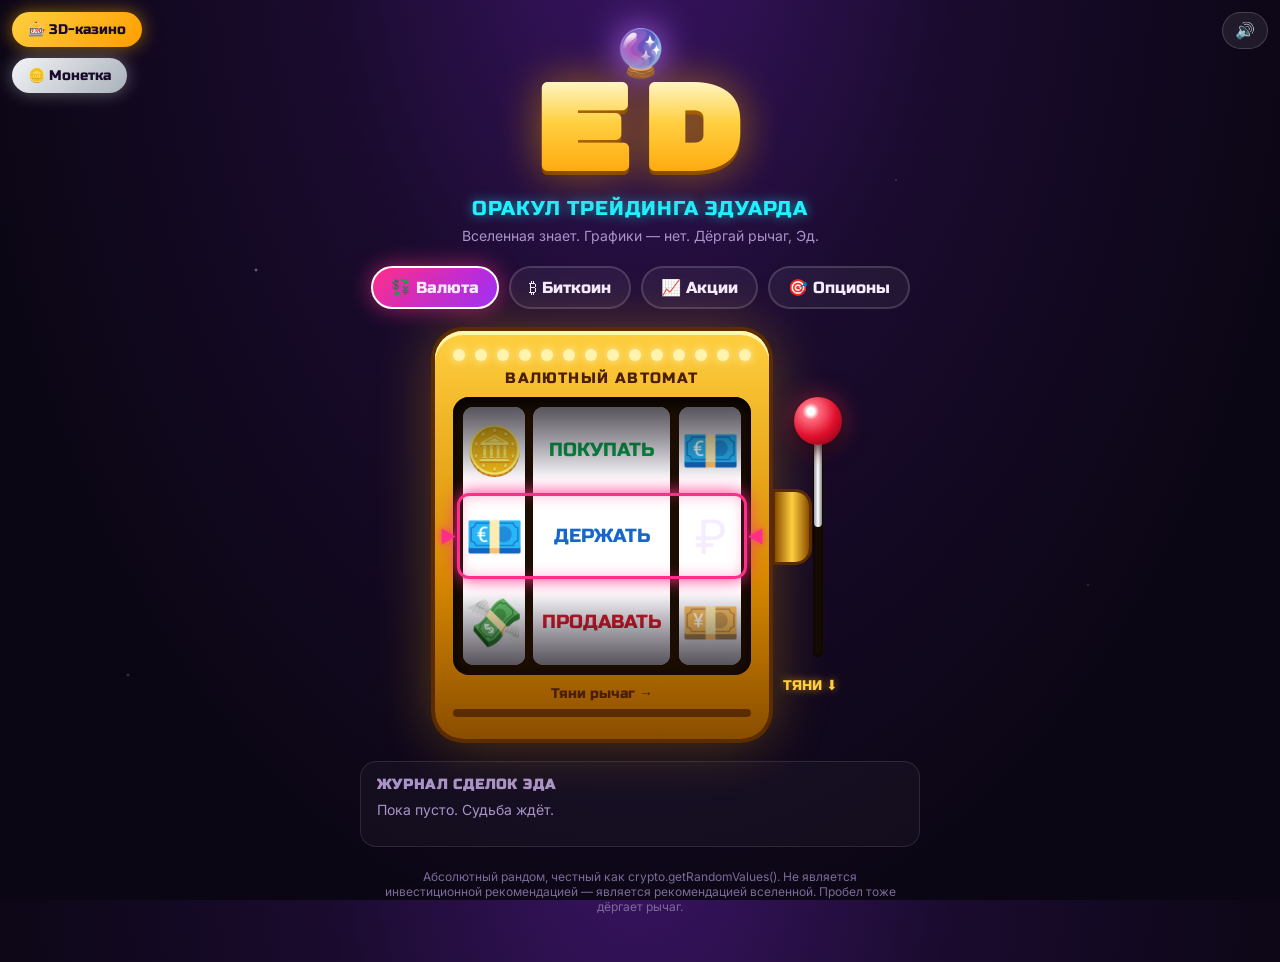
<file: index.html>
<!doctype html>
<html lang="ru">
<head>
<meta charset="utf-8">
<meta name="viewport" content="width=device-width,initial-scale=1">
<title>ED — Оракул трейдинга</title>
<link rel="preconnect" href="https://fonts.googleapis.com">
<link href="https://fonts.googleapis.com/css2?family=Russo+One&family=Rubik+Mono+One&family=Inter:wght@400;600;800&display=swap" rel="stylesheet">
<style>
:root{
  --bg:#0b0614; --bg2:#1a0b2e; --gold:#ffcf3f; --gold2:#ff9d00; --pink:#ff2e88; --cyan:#21f0ff;
  --buy:#2bff88; --sell:#ff3b4f; --hold:#4aa8ff; --text:#f6ecff; --muted:#a993c9;
}
*{box-sizing:border-box;margin:0;padding:0}
html,body{height:100%}
body{
  background:radial-gradient(ellipse at 50% -10%, #3b1466 0%, var(--bg2) 35%, var(--bg) 75%);
  color:var(--text); font-family:Inter,system-ui,sans-serif; overflow-x:hidden; min-height:100vh;
  display:flex; flex-direction:column; align-items:center;
}
body.shake{animation:shake .5s linear 3}
@keyframes shake{0%,100%{transform:translate(0)}20%{transform:translate(-8px,4px)}40%{transform:translate(7px,-5px)}60%{transform:translate(-6px,-3px)}80%{transform:translate(5px,6px)}}
.stars{position:fixed;inset:0;pointer-events:none;z-index:0;
  background-image:radial-gradient(2px 2px at 20% 30%,#fff8,transparent),radial-gradient(1px 1px at 70% 20%,#fff6,transparent),
  radial-gradient(1.5px 1.5px at 40% 80%,#fff5,transparent),radial-gradient(1px 1px at 85% 65%,#fff7,transparent),
  radial-gradient(2px 2px at 10% 75%,#fff4,transparent),radial-gradient(1px 1px at 55% 45%,#fff6,transparent);
  animation:twinkle 4s ease-in-out infinite alternate}
@keyframes twinkle{to{opacity:.4}}
main{position:relative;z-index:1;width:100%;max-width:980px;padding:24px 16px 48px;display:flex;flex-direction:column;align-items:center;gap:22px}

header{text-align:center}
.crystal{font-size:46px;filter:drop-shadow(0 0 18px #b46bff);animation:float 3s ease-in-out infinite}
@keyframes float{50%{transform:translateY(-8px)}}
h1{font-family:'Rubik Mono One',sans-serif;font-size:clamp(56px,13vw,120px);line-height:.9;letter-spacing:.06em;
  background:linear-gradient(180deg,#fff6c9 0%,var(--gold) 40%,var(--gold2) 100%);-webkit-background-clip:text;background-clip:text;color:transparent;
  filter:drop-shadow(0 0 22px #ffb30066) drop-shadow(0 4px 0 #7a3b00)}
.sub{font-family:'Russo One',sans-serif;color:var(--cyan);text-shadow:0 0 12px #21f0ff99;font-size:clamp(14px,3.4vw,20px);margin-top:8px;letter-spacing:.04em}
.tag{color:var(--muted);font-size:14px;margin-top:6px}

.markets{display:flex;flex-wrap:wrap;gap:10px;justify-content:center}
.mkt{font-family:'Russo One',sans-serif;font-size:16px;color:var(--text);background:#ffffff0d;border:2px solid #ffffff26;border-radius:999px;
  padding:10px 18px;cursor:pointer;transition:.2s;display:flex;align-items:center;gap:8px}
.mkt:hover{border-color:var(--pink);transform:translateY(-2px)}
.mkt.active{background:linear-gradient(135deg,var(--pink),#9b2bff);border-color:#fff;box-shadow:0 0 22px #ff2e8899}
.mkt:disabled{opacity:.5;cursor:not-allowed;transform:none}

.machine-wrap{display:flex;align-items:center;gap:6px}
.machine{position:relative;border-radius:28px;padding:18px 18px 22px;
  background:linear-gradient(180deg,#ffcf3f,#d98a00 60%,#8a4d00);box-shadow:0 0 0 4px #5a2c00,0 0 60px #ffb30055,inset 0 4px 0 #fff6b0}
.marquee{display:flex;justify-content:center;gap:10px;margin-bottom:12px}
.bulb{width:12px;height:12px;border-radius:50%;background:#fff3b0;box-shadow:0 0 10px #fff3b0}
.bulb:nth-child(odd){animation:blink .8s infinite}
.bulb:nth-child(even){animation:blink .8s .4s infinite}
.spinning .bulb{animation-duration:.15s}
@keyframes blink{50%{background:#ff2e88;box-shadow:0 0 10px #ff2e88}}
.mname{font-family:'Russo One',sans-serif;text-align:center;color:#4a1f00;font-size:15px;margin:-4px 0 10px;letter-spacing:.08em;text-transform:uppercase}
.window{position:relative;display:grid;grid-template-columns:1fr 2.2fr 1fr;gap:8px;background:#1b0d02;padding:10px;border-radius:16px;box-shadow:inset 0 6px 18px #000}
.reel{position:relative;height:var(--h3);overflow:hidden;border-radius:10px;container-type:inline-size;
  background:linear-gradient(180deg,#d9d2e6 0%,#fff 30%,#fff 70%,#d9d2e6 100%)}
.reel::after{content:"";position:absolute;inset:0;pointer-events:none;
  background:linear-gradient(180deg,#0009 0%,transparent 28%,transparent 72%,#0009 100%)}
.strip{position:absolute;left:0;right:0;top:0;will-change:transform}
.cell{height:var(--h);display:flex;align-items:center;justify-content:center;font-size:calc(var(--h)*.55);user-select:none}
.cell.word{font-family:'Russo One',sans-serif;font-size:min(calc(var(--h)*.33),13.5cqw);letter-spacing:0;white-space:nowrap}
.w-buy{color:#0a9c4c}.w-sell{color:#d31a2e}.w-hold{color:#1667c9}
.blur .strip{filter:blur(1.5px)}
.payline{position:absolute;left:4px;right:4px;top:50%;height:var(--h);transform:translateY(-50%);border:3px solid var(--pink);border-radius:12px;
  pointer-events:none;box-shadow:0 0 18px var(--pink),inset 0 0 14px #ff2e8855}
.payline::before,.payline::after{content:"▶";position:absolute;top:50%;transform:translateY(-50%);color:var(--pink);font-size:18px;text-shadow:0 0 8px var(--pink)}
.payline::before{left:-20px}.payline::after{right:-20px;transform:translateY(-50%) scaleX(-1)}
:root{--h:86px;--h3:258px}
@media (max-width:560px){:root{--h:64px;--h3:192px}.machine{padding:12px 10px 16px}.machine-wrap{width:100%}.machine{flex:1;min-width:0}.window{gap:5px;padding:7px}.lever{width:54px;height:240px}.mkt{font-size:14px;padding:9px 14px}.payline::before{left:-15px;font-size:13px}.payline::after{right:-15px;font-size:13px}}

.timer{font-family:'Russo One',sans-serif;text-align:center;color:#4a1f00;margin-top:10px;font-size:14px;min-height:18px}
.bar{height:8px;background:#5a2c00;border-radius:4px;overflow:hidden;margin-top:6px}
.bar i{display:block;height:100%;width:0;background:linear-gradient(90deg,var(--pink),var(--cyan))}

/* lever */
.lever{position:relative;width:70px;height:300px;touch-action:none;cursor:grab;user-select:none}
.lever.disabled{cursor:not-allowed;opacity:.7}
.lever .mount{position:absolute;left:0;top:50%;width:34px;height:70px;transform:translateY(-50%);border-radius:0 14px 14px 0;
  background:linear-gradient(90deg,#8a4d00,#ffcf3f 50%,#8a4d00);box-shadow:0 0 0 3px #5a2c00}
.lever .slot{position:absolute;left:38px;top:20px;bottom:20px;width:10px;border-radius:6px;background:#1b0d02;box-shadow:inset 0 2px 6px #000}
.lever .rod{position:absolute;left:39px;width:8px;background:linear-gradient(90deg,#999,#fff,#888);border-radius:4px}
.lever .knob{position:absolute;left:19px;width:48px;height:48px;border-radius:50%;
  background:radial-gradient(circle at 35% 30%,#fff 0 8%,#ff6b7f 18%,#e0102c 55%,#6b0010 100%);box-shadow:0 6px 16px #000a,0 0 24px #ff3b4f88}
.hint{font-family:'Russo One',sans-serif;color:var(--gold);text-align:center;font-size:14px;text-shadow:0 0 8px #ffb300aa;animation:pulse 1.4s infinite}
@keyframes pulse{50%{opacity:.4}}

.log{width:100%;max-width:560px;background:#ffffff08;border:1px solid #ffffff1a;border-radius:16px;padding:14px 16px}
.log h3{font-family:'Russo One',sans-serif;font-size:14px;color:var(--muted);letter-spacing:.08em;margin-bottom:8px}
.log ul{list-style:none;display:flex;flex-direction:column;gap:6px;font-size:14px}
.log li{display:flex;justify-content:space-between;gap:10px;border-bottom:1px dashed #ffffff14;padding-bottom:6px}
.log li:last-child{border:0}
.log .empty{color:var(--muted)}
.stats{display:flex;gap:14px;font-size:13px;color:var(--muted);margin-top:8px;flex-wrap:wrap}
footer{color:#7d6a99;font-size:12px;text-align:center;max-width:520px}

/* verdict overlay */
.overlay{position:fixed;inset:0;z-index:20;display:flex;align-items:center;justify-content:center;flex-direction:column;gap:18px;padding:16px;
  background:#000c;opacity:0;pointer-events:none;transition:opacity .3s;text-align:center}
.overlay.show{opacity:1;pointer-events:auto}
.verdict{font-family:'Rubik Mono One',sans-serif;font-size:clamp(26px,7.4vw,84px);max-width:100%;overflow-wrap:anywhere;line-height:1.05;transform:scale(.2) rotate(-12deg);opacity:0}
.overlay.show .verdict{animation:slam .7s cubic-bezier(.2,1.6,.4,1) forwards}
@keyframes slam{to{transform:scale(1) rotate(-3deg);opacity:1}}
.overlay.buy .verdict{color:var(--buy);text-shadow:0 0 30px var(--buy),0 6px 0 #064}
.overlay.sell .verdict{color:var(--sell);text-shadow:0 0 30px var(--sell),0 6px 0 #600}
.overlay.hold .verdict{color:var(--hold);text-shadow:0 0 30px var(--hold),0 6px 0 #034}
.overlay.sell{animation:redflash .25s steps(2) 6}
@keyframes redflash{50%{background:#5a000dcc}}
.overlay.buy{background:radial-gradient(circle,#0a3a20cc,#000d)}
.overlay.hold{background:radial-gradient(circle,#0a2240cc,#000d)}
.prophecy{font-size:clamp(15px,3.5vw,20px);color:#fff;max-width:620px;opacity:0;transition:opacity .4s .5s}
.overlay.show .prophecy{opacity:.92}
.again{font-family:'Russo One',sans-serif;font-size:18px;padding:12px 26px;border-radius:999px;border:0;cursor:pointer;
  background:linear-gradient(135deg,var(--gold),var(--gold2));color:#3a1800;box-shadow:0 0 22px #ffb30088;opacity:0;transition:opacity .4s .9s}
.overlay.show .again{opacity:1}
canvas#fx{position:fixed;inset:0;z-index:30;pointer-events:none}
.sound{position:fixed;top:12px;right:12px;z-index:40;background:#ffffff14;border:1px solid #ffffff2a;color:var(--text);border-radius:999px;padding:8px 12px;cursor:pointer;font-size:16px}
</style>
</head>
<body>
<div class="stars"></div>
<button class="sound" id="sound" title="Звук">🔊</button>
<a href="3d/" style="position:fixed;top:12px;left:12px;z-index:40;font-family:'Russo One',sans-serif;font-size:14px;color:#1a0b2e;background:linear-gradient(135deg,#ffcf3f,#ff9d00);padding:9px 16px;border-radius:999px;text-decoration:none;box-shadow:0 0 18px #ffb30088">🎰 3D-казино</a>
<a href="coin/" style="position:fixed;top:58px;left:12px;z-index:40;font-family:'Russo One',sans-serif;font-size:14px;color:#1a0b2e;background:linear-gradient(135deg,#f2f4f7,#aab1ba);padding:9px 16px;border-radius:999px;text-decoration:none;box-shadow:0 0 18px #ffffff55">🪙 Монетка</a>
<main>
  <header>
    <div class="crystal">🔮</div>
    <h1>ED</h1>
    <div class="sub">ОРАКУЛ ТРЕЙДИНГА ЭДУАРДА</div>
    <div class="tag">Вселенная знает. Графики — нет. Дёргай рычаг, Эд.</div>
  </header>

  <div class="markets" id="markets">
    <button class="mkt active" data-m="fx">💱 Валюта</button>
    <button class="mkt" data-m="btc">₿ Биткоин</button>
    <button class="mkt" data-m="stocks">📈 Акции</button>
    <button class="mkt" data-m="options">🎯 Опционы</button>
  </div>

  <div class="machine-wrap">
    <div class="machine" id="machine">
      <div class="marquee" id="marquee"></div>
      <div class="mname" id="mname">Валютный автомат</div>
      <div class="window">
        <div class="reel" id="r0"><div class="strip"></div></div>
        <div class="reel" id="r1"><div class="strip"></div></div>
        <div class="reel" id="r2"><div class="strip"></div></div>
        <div class="payline"></div>
      </div>
      <div class="timer" id="timer">Тяни рычаг →</div>
      <div class="bar"><i id="bar"></i></div>
    </div>
    <div>
      <div class="lever" id="lever">
        <div class="mount"></div><div class="slot"></div>
        <div class="rod" id="rod"></div><div class="knob" id="knob"></div>
      </div>
      <div class="hint" id="hint">ТЯНИ ⬇</div>
    </div>
  </div>

  <section class="log">
    <h3>ЖУРНАЛ СДЕЛОК ЭДА</h3>
    <ul id="log"><li class="empty">Пока пусто. Судьба ждёт.</li></ul>
    <div class="stats" id="stats"></div>
  </section>

  <footer>Абсолютный рандом, честный как crypto.getRandomValues(). Не является инвестиционной рекомендацией — является рекомендацией вселенной. Пробел тоже дёргает рычаг.</footer>
</main>

<div class="overlay" id="overlay">
  <div class="verdict" id="verdict"></div>
  <div class="prophecy" id="prophecy"></div>
  <button class="again" id="again">Ещё разок 🎰</button>
</div>
<canvas id="fx"></canvas>

<script>
const MARKETS = {
  fx:      {name:'Валютный автомат',  sym:['💵','💶','💴','💷','₽','🏦','💸','🪙'], fx:['💵','💶','💸']},
  btc:     {name:'Крипто-автомат',    sym:['₿','🚀','🌕','🐳','💎','🧻','⛏️','🦍'], fx:['₿','🚀','🌕']},
  stocks:  {name:'Биржевой автомат',  sym:['🐂','🐻','📈','📉','🏛️','🍏','🚗','💼'], fx:['📈','🐂','💰']},
  options: {name:'Опционный автомат', sym:['Δ','Γ','Θ','ν','📞','🎯','⏳','🎲'], fx:['🎯','📞','🎲']},
};
const DECISIONS = {
  buy:  {word:'ПОКУПАТЬ', cls:'w-buy',  emoji:['🚀','💰','🤑','📈','🟢'],
    verdicts:['ЭД, ПОКУПАЙ!','ЭД, ЗАХОДИ!','ЭД, БЕРИ НА ВСЕ!','ЭД, ЖМИ BUY!'],
    prophecy:['Звёзды выстроились в зелёную свечу. Это знак.','Рынок шепчет твоё имя, Эдуард. Он хочет, чтобы ты зашёл.','Луна в фазе «to the moon». Не спорь с луной.','Хрустальный шар показал ракету. И, кажется, ламбу.']},
  sell: {word:'ПРОДАВАТЬ', cls:'w-sell', emoji:['🔥','📉','🚨','🩸','🔴'],
    verdicts:['ЭД, СРОЧНО ПРОДАВАЙ!','ЭД, СЛИВАЙ ВСЁ!','ЭД, БЕГИ!','ЭД, ЖМИ SELL!'],
    prophecy:['Карты Таро выпали медведем. Три раза подряд.','Меркурий ретроградный, а график — тем более.','Духи предков настоятельно советуют выйти в кэш.','Шар треснул. Это плохой знак для лонгов.']},
  hold: {word:'ДЕРЖАТЬ', cls:'w-hold', emoji:['💎','🙌','🧘','🗿','🔵'],
    verdicts:['ЭД, ДЕРЖИ!','ЭД, НИ ШАГУ НАЗАД!','ЭД, АЛМАЗНЫЕ РУКИ!','ЭД, ТЕРПИ!'],
    prophecy:['Вселенная говорит: ничего не трогай. Вообще ничего.','Истинный трейдер — это скала. Будь скалой, Эд.','Терпение — тоже позиция. Самая дзенская.','Гадалка зевнула и сказала: «Подожди». Это всё.']},
};
const KEYS = Object.keys(DECISIONS);
const SPIN_MS = 5000;
const STOPS = [2700, 3800, SPIN_MS]; // reels stop one by one, the center one last

const rnd = n => { const a = new Uint32Array(1); crypto.getRandomValues(a); return a[0] % n; };
const pick = arr => arr[rnd(arr.length)];

let market = 'fx', spinning = false, soundOn = true, history = [];
try { history = JSON.parse(localStorage.getItem('ed-history') || '[]'); soundOn = localStorage.getItem('ed-sound') !== '0'; } catch(e) {}

const $ = id => document.getElementById(id);
const reels = [0,1,2].map(i => $('r'+i));
const cellH = () => parseFloat(getComputedStyle(document.documentElement).getPropertyValue('--h'));

// marquee bulbs
for (let i=0;i<14;i++) $('marquee').appendChild(Object.assign(document.createElement('span'),{className:'bulb'}));

function cellHTML(item){
  if (typeof item === 'object') return `<div class="cell word ${item.cls}">${item.word}</div>`;
  return `<div class="cell">${item}</div>`;
}
function centerItem(){ const k = pick(KEYS); return Math.random()<.6 ? {key:k,...DECISIONS[k]} : pick(MARKETS[market].sym); }
function build(reelIdx, length, finalItem){
  const items = [];
  for (let i=0;i<length;i++) items.push(reelIdx===1 ? centerItem() : pick(MARKETS[market].sym));
  if (finalItem !== undefined) items[length-2] = finalItem; // land in middle of 3 visible rows
  return items;
}
function renderIdle(){
  reels.forEach((r,i) => {
    const strip = r.querySelector('.strip');
    let items = build(i,3);
    if (i===1) items = [{...DECISIONS.buy},{...DECISIONS.hold},{...DECISIONS.sell}];
    strip.innerHTML = items.map(cellHTML).join('');
    strip.style.transform = 'translateY(0)';
  });
}

// ---------- sound ----------
let ac;
function tone(f, d=.06, type='square', vol=.05){
  if (!soundOn) return;
  ac = ac || new (window.AudioContext||window.webkitAudioContext)();
  const o = ac.createOscillator(), g = ac.createGain();
  o.type = type; o.frequency.value = f; g.gain.value = vol;
  g.gain.exponentialRampToValueAtTime(.0001, ac.currentTime + d);
  o.connect(g).connect(ac.destination); o.start(); o.stop(ac.currentTime + d);
}
function fanfare(kind){
  const seq = kind==='buy' ? [523,659,784,1047] : kind==='sell' ? [440,370,311,220] : [392,392,523,523];
  seq.forEach((f,i)=>setTimeout(()=>tone(f,.25,kind==='sell'?'sawtooth':'triangle',.08), i*140));
}
$('sound').textContent = soundOn ? '🔊' : '🔇';
$('sound').onclick = () => { soundOn = !soundOn; $('sound').textContent = soundOn?'🔊':'🔇'; try{localStorage.setItem('ed-sound', soundOn?'1':'0')}catch(e){} };

// ---------- spin ----------
function spin(){
  if (spinning) return;
  spinning = true;
  document.querySelectorAll('.mkt').forEach(b=>b.disabled=true);
  $('lever').classList.add('disabled'); $('hint').style.visibility='hidden';
  $('machine').classList.add('spinning');

  const resultKey = KEYS[rnd(3)];
  const result = {key:resultKey, ...DECISIONS[resultKey]};
  const h = cellH();
  const t0 = performance.now();

  const plans = reels.map((r,i) => {
    const len = 26 + i*10 + (i===1?14:0);
    const items = build(i, len, i===1 ? result : undefined);
    const strip = r.querySelector('.strip');
    strip.innerHTML = items.map(cellHTML).join('');
    r.classList.add('blur');
    return {strip, dist:(len-3)*h, dur:STOPS[i], done:false, lastCell:-1, reel:r};
  });

  const ease = t => 1 - Math.pow(1-t, 4);
  function frame(now){
    const el = now - t0;
    $('bar').style.width = Math.min(100, el/SPIN_MS*100)+'%';
    const left = Math.max(0, Math.ceil((SPIN_MS-el)/1000));
    $('timer').textContent = left>0 ? `Вселенная думает… ${left}` : 'Готово!';
    let all = true;
    plans.forEach((p,i) => {
      if (p.done) return;
      const t = Math.min(1, el/p.dur), y = ease(t)*p.dist;
      p.strip.style.transform = `translateY(${-y}px)`;
      const c = Math.floor(y/h);
      if (c !== p.lastCell){ p.lastCell = c; if (i===1) tone(220+rnd(200), .03, 'square', .025); }
      if (t>=1){ p.done = true; p.reel.classList.remove('blur'); tone(140,.12,'triangle',.12); }
      else all = false;
    });
    if (!all) requestAnimationFrame(frame); else setTimeout(()=>finish(result), 350);
  }
  requestAnimationFrame(frame);
}

function finish(result){
  const ov = $('overlay');
  ov.className = 'overlay ' + result.key;
  $('verdict').textContent = pick(result.verdicts) + ' ' + pick(result.emoji);
  $('prophecy').textContent = pick(result.prophecy);
  void ov.offsetWidth; ov.classList.add('show');
  fanfare(result.key);
  if (result.key==='sell'){ document.body.classList.remove('shake'); void document.body.offsetWidth; document.body.classList.add('shake'); }
  burst(result.key==='buy' ? [...result.emoji, ...MARKETS[market].fx] : result.emoji, result.key);

  history.unshift({m:market, k:result.key, t:Date.now()});
  history = history.slice(0,50);
  try{ localStorage.setItem('ed-history', JSON.stringify(history)); }catch(e){}
  renderLog();
}

function reset(){
  $('overlay').classList.remove('show');
  spinning = false;
  document.querySelectorAll('.mkt').forEach(b=>b.disabled=false);
  $('lever').classList.remove('disabled'); $('hint').style.visibility='visible';
  $('machine').classList.remove('spinning');
  $('timer').textContent = 'Тяни рычаг →'; $('bar').style.width = '0';
}
$('again').onclick = reset;
$('overlay').addEventListener('click', e => { if (e.target.id==='overlay') reset(); });

// ---------- log ----------
function renderLog(){
  const ul = $('log');
  if (!history.length){ ul.innerHTML = '<li class="empty">Пока пусто. Судьба ждёт.</li>'; $('stats').textContent=''; return; }
  const mLabel = {fx:'💱 Валюта',btc:'₿ Биткоин',stocks:'📈 Акции',options:'🎯 Опционы'};
  ul.innerHTML = history.slice(0,6).map(h => {
    const d = DECISIONS[h.k], time = new Date(h.t).toLocaleTimeString('ru-RU',{hour:'2-digit',minute:'2-digit'});
    return `<li><span>${time} · ${mLabel[h.m]}</span><b class="${d.cls}" style="filter:brightness(1.6)">${d.word}</b></li>`;
  }).join('');
  const c = {buy:0,sell:0,hold:0}; history.forEach(h=>c[h.k]++);
  $('stats').innerHTML = `Всего предсказаний: ${history.length} · 🟢 ${c.buy} · 🔴 ${c.sell} · 🔵 ${c.hold}`;
}

// ---------- markets ----------
document.querySelectorAll('.mkt').forEach(b => b.onclick = () => {
  if (spinning) return;
  document.querySelectorAll('.mkt').forEach(x=>x.classList.remove('active'));
  b.classList.add('active'); market = b.dataset.m;
  $('mname').textContent = MARKETS[market].name;
  tone(660,.08,'triangle',.06);
  renderIdle();
});

// ---------- lever ----------
const lever = $('lever'), knob = $('knob'), rod = $('rod');
let TOP = 20, BOTTOM = 232, MID = 150; // knob y range, rod pivot y
function leverGeom(){ const lh = lever.offsetHeight; BOTTOM = lh - 68; MID = lh/2; }
leverGeom(); addEventListener('resize', ()=>{ if(!spinning){ leverGeom(); setKnob(TOP); } });
function setKnob(y){
  knob.style.top = y+'px';
  const cy = y+24;
  rod.style.top = Math.min(cy,MID)+'px';
  rod.style.height = Math.abs(MID-cy)+'px';
}
setKnob(TOP);
let drag = null;
lever.addEventListener('pointerdown', e => {
  if (spinning) return;
  drag = {startY:e.clientY, y:TOP, pulled:false};
  lever.setPointerCapture(e.pointerId); lever.style.cursor='grabbing';
});
lever.addEventListener('pointermove', e => {
  if (!drag) return;
  drag.y = Math.max(TOP, Math.min(BOTTOM, TOP + (e.clientY - drag.startY)));
  setKnob(drag.y);
  if (drag.y > BOTTOM-25 && !drag.pulled){ drag.pulled = true; tone(90,.15,'sawtooth',.1); }
});
function release(){
  if (!drag) return;
  const pulled = drag.pulled, moved = drag.y > TOP+6;
  drag = null; lever.style.cursor='';
  if (!pulled && !moved){ autoPull(); return; } // a plain click pulls it too
  springBack(pulled);
}
lever.addEventListener('pointerup', release);
lever.addEventListener('pointercancel', release);
function springBack(fire){
  const from = parseFloat(knob.style.top), t0 = performance.now();
  if (fire) spin();
  (function step(now){
    const t = Math.min(1,(now-t0)/450);
    const bounce = Math.sin(t*Math.PI*3)*(1-t)*12;
    setKnob(from + (TOP-from)*(1-Math.pow(1-t,3)) - bounce);
    if (t<1) requestAnimationFrame(step); else setKnob(TOP);
  })(t0);
}
function autoPull(){
  if (spinning) return;
  const t0 = performance.now();
  (function step(now){
    const t = Math.min(1,(now-t0)/260);
    setKnob(TOP + (BOTTOM-TOP)*t*t);
    if (t<1) requestAnimationFrame(step); else { tone(90,.15,'sawtooth',.1); springBack(true); }
  })(t0);
}
document.addEventListener('keydown', e => {
  if (e.code==='Space'){ e.preventDefault(); if ($('overlay').classList.contains('show')) reset(); else autoPull(); }
});

// ---------- particles ----------
const cv = $('fx'), cx = cv.getContext('2d');
let parts = [];
function size(){ cv.width = innerWidth*devicePixelRatio; cv.height = innerHeight*devicePixelRatio; }
size(); addEventListener('resize', size);
function burst(emojis, kind){
  const W = innerWidth, H = innerHeight;
  for (let i=0;i<140;i++){
    const fromTop = kind!=='buy';
    parts.push({
      e: pick(emojis),
      x: fromTop ? Math.random()*W : W/2 + (Math.random()-.5)*120,
      y: fromTop ? -40 - Math.random()*H : H + 20,
      vx: fromTop ? (Math.random()-.5)*2 : (Math.random()-.5)*14,
      vy: fromTop ? 2+Math.random()*4 : -(12+Math.random()*12),
      g: fromTop ? .05 : .32,
      r: Math.random()*6, vr:(Math.random()-.5)*.2,
      s: 22+Math.random()*30, life: 260
    });
  }
  if (!animating) loop();
}
let animating = false;
function loop(){
  animating = true;
  const d = devicePixelRatio;
  cx.setTransform(d,0,0,d,0,0);
  cx.clearRect(0,0,innerWidth,innerHeight);
  parts.forEach(p => {
    p.vy += p.g; p.x += p.vx; p.y += p.vy; p.r += p.vr; p.life--;
    cx.save(); cx.translate(p.x,p.y); cx.rotate(p.r);
    cx.globalAlpha = Math.min(1, p.life/40);
    cx.font = p.s+'px serif'; cx.textAlign='center'; cx.textBaseline='middle';
    cx.fillText(p.e,0,0); cx.restore();
  });
  parts = parts.filter(p => p.life>0 && p.y < innerHeight+80);
  if (parts.length) requestAnimationFrame(loop); else { animating = false; cx.clearRect(0,0,innerWidth,innerHeight); }
}

renderIdle(); renderLog();
</script>
</body>
</html>
</file>
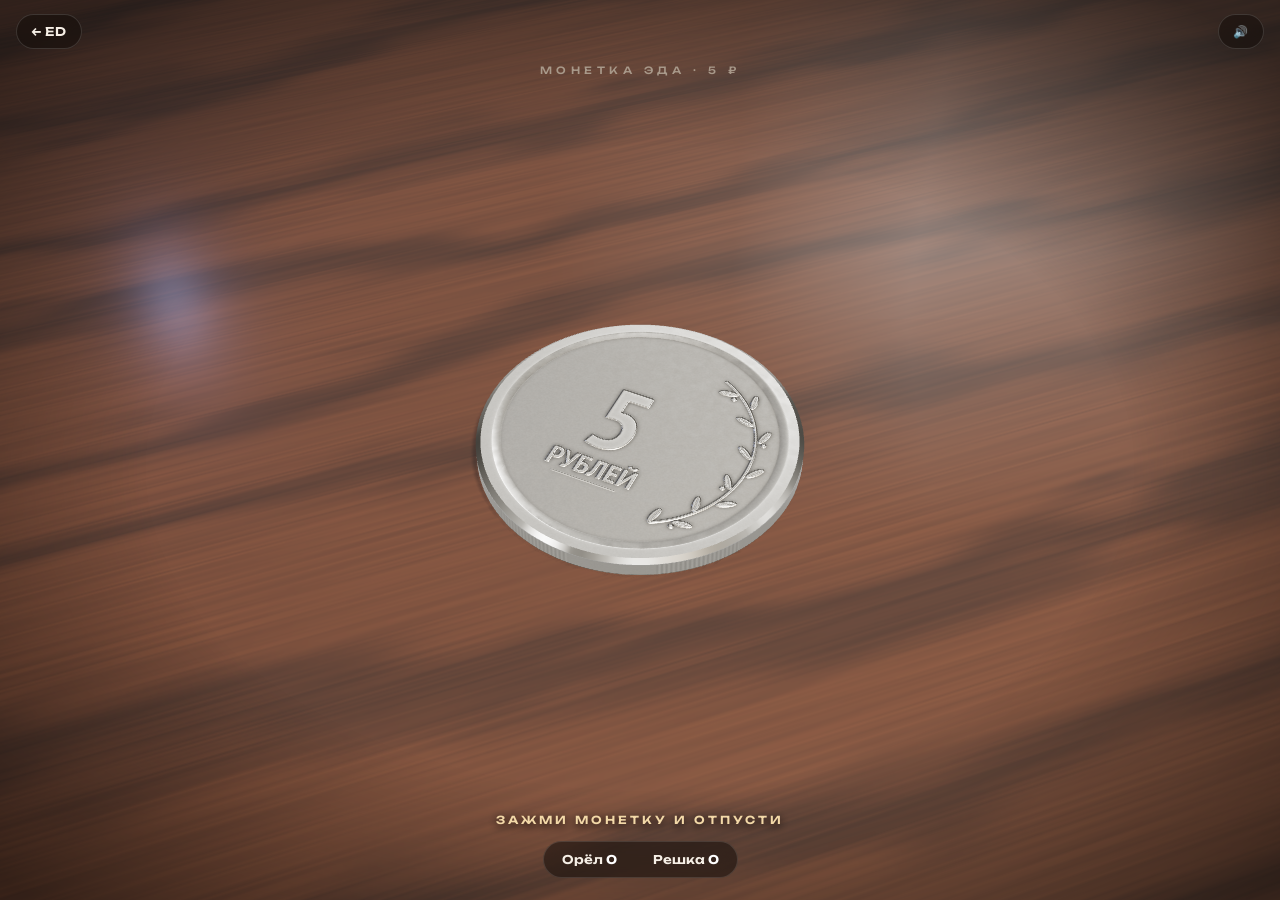
<file: coin/index.html>
<!doctype html>
<html lang="ru">
<head>
<meta charset="utf-8">
<meta name="viewport" content="width=device-width,initial-scale=1,viewport-fit=cover,user-scalable=no">
<meta name="theme-color" content="#0d0906">
<meta name="apple-mobile-web-app-capable" content="yes">
<meta name="apple-mobile-web-app-status-bar-style" content="black-translucent">
<title>Монетка Эда · 5 рублей</title>
<link rel="preconnect" href="https://fonts.googleapis.com">
<link rel="preconnect" href="https://fonts.gstatic.com" crossorigin>
<link href="https://fonts.googleapis.com/css2?family=PT+Sans+Narrow:wght@700&family=Playfair+Display:wght@900&family=Unbounded:wght@500;800;900&display=swap" rel="stylesheet">
<style>
:root{--ink:#f6efe6;--muted:#a8998a;--silver:linear-gradient(180deg,#ffffff 0%,#d9dde3 40%,#8e949c 60%,#e9ecef 100%)}
*{box-sizing:border-box;margin:0;padding:0;-webkit-tap-highlight-color:transparent}
html,body{height:100%;overflow:hidden;background:#0d0906;color:var(--ink);font-family:Unbounded,system-ui,sans-serif}
body{touch-action:none;-webkit-user-select:none;user-select:none;overscroll-behavior:none}
#c{position:fixed;inset:0;width:100%;height:100%;display:block}
.vignette{position:fixed;inset:0;pointer-events:none;background:radial-gradient(ellipse 70% 65% at 50% 52%,transparent 55%,rgba(0,0,0,.55) 100%)}
.ui{position:fixed;inset:0;pointer-events:none}
.ui a,.ui button{pointer-events:auto}
.top{position:absolute;top:0;left:0;right:0;display:flex;justify-content:space-between;align-items:center;
  padding:calc(14px + env(safe-area-inset-top)) calc(16px + env(safe-area-inset-right)) 0 calc(16px + env(safe-area-inset-left))}
.chip{display:inline-flex;align-items:center;gap:6px;font:600 12px Unbounded,sans-serif;letter-spacing:.06em;color:var(--ink);text-decoration:none;
  background:rgba(20,14,10,.55);border:1px solid rgba(255,255,255,.14);border-radius:999px;padding:9px 14px;
  backdrop-filter:blur(10px);-webkit-backdrop-filter:blur(10px);cursor:pointer}
.head{position:absolute;left:0;right:0;top:calc(64px + env(safe-area-inset-top));text-align:center}
.kick{font:500 10px Unbounded,sans-serif;letter-spacing:.45em;text-transform:uppercase;color:var(--muted)}
.res{font:900 clamp(44px,11vw,104px)/1 Unbounded,sans-serif;letter-spacing:-.01em;margin-top:10px;
  background:var(--silver);-webkit-background-clip:text;background-clip:text;color:transparent;
  filter:drop-shadow(0 6px 18px rgba(0,0,0,.6));opacity:0;transform:translateY(14px) scale(.92);transition:opacity .45s,transform .55s cubic-bezier(.2,1.4,.4,1)}
.res.on{opacity:1;transform:none}
.sub{font:500 14px Unbounded,sans-serif;color:#e6d9c8;margin-top:10px;min-height:20px;text-shadow:0 2px 10px #000;transition:opacity .3s}
.bottom{position:absolute;left:0;right:0;bottom:0;text-align:center;padding:0 16px calc(22px + env(safe-area-inset-bottom))}
.hint{font:600 11px Unbounded,sans-serif;letter-spacing:.28em;text-transform:uppercase;color:#f3d9a8;text-shadow:0 2px 10px #000;animation:pulse 1.8s infinite;margin-bottom:14px}
.hint.off{visibility:hidden}
@keyframes pulse{50%{opacity:.35}}
.stats{display:inline-flex;gap:18px;align-items:center;font:600 12px Unbounded,sans-serif;color:var(--ink);
  background:rgba(20,14,10,.55);border:1px solid rgba(255,255,255,.12);border-radius:999px;padding:10px 18px;
  backdrop-filter:blur(10px);-webkit-backdrop-filter:blur(10px)}
.stats b{color:#fff}
.hist{display:flex;gap:5px}
.hist i{width:9px;height:9px;border-radius:50%;background:#cfd3d8;box-shadow:inset 0 -2px 0 rgba(0,0,0,.25)}
.hist i.r{background:#c89a4a}
#charge{position:fixed;left:50%;top:50%;width:200px;height:200px;transform:translate(-50%,-50%);pointer-events:none;opacity:0;transition:opacity .2s;--p:0;--c:#fff}
#charge.on{opacity:1}
#charge svg{width:100%;height:100%;transform:rotate(-90deg);overflow:visible}
#charge circle{fill:none;stroke-width:3.2}
#charge .bg{stroke:rgba(255,255,255,.16)}
#charge .fg{stroke:var(--c);stroke-linecap:round;stroke-dasharray:calc(var(--p)*100) 100;filter:drop-shadow(0 0 6px var(--c))}
#pct{position:absolute;left:50%;bottom:-30px;transform:translateX(-50%);font:800 13px Unbounded,sans-serif;color:var(--c);text-shadow:0 2px 8px #000;letter-spacing:.08em}
#dot{position:fixed;width:22px;height:22px;margin:-11px 0 0 -11px;border-radius:50%;pointer-events:none;opacity:0;
  background:radial-gradient(circle,#fff 0 25%,rgba(255,210,122,.6) 45%,transparent 70%);transition:opacity .15s}
#charge:not(.on)~#dot{opacity:0!important}
#loading{position:fixed;inset:0;display:grid;place-items:center;background:#0d0906;font:500 11px Unbounded,sans-serif;letter-spacing:.35em;color:var(--muted);transition:opacity .6s}
#loading.gone{opacity:0;pointer-events:none}
</style>
<script type="importmap">
{ "imports": { "three": "../3d/vendor/three.module.min.js", "three/addons/": "../3d/vendor/addons/" } }
</script>
</head>
<body>
<canvas id="c"></canvas>
<div class="vignette"></div>
<div class="ui">
  <div class="top">
    <a class="chip" href="../">← ED</a>
    <button class="chip" id="snd" aria-label="Звук">🔊</button>
  </div>
  <div class="head">
    <div class="kick">Монетка Эда · 5 ₽</div>
    <div class="res" id="res"></div>
    <div class="sub" id="sub"></div>
  </div>
  <div class="bottom">
    <div class="hint" id="hint">Зажми монетку и отпусти</div>
    <div class="stats"><span>Орёл <b id="so">0</b></span><span class="hist" id="hist"></span><span>Решка <b id="sr">0</b></span></div>
  </div>
</div>
<div id="charge"><svg viewBox="0 0 100 100"><circle class="bg" cx="50" cy="50" r="46"/><circle class="fg" cx="50" cy="50" r="46" pathLength="100"/></svg><span id="pct"></span></div>
<div id="dot"></div>
<div id="loading">ЧЕКАНИМ МОНЕТУ…</div>

<script type="module">
import * as THREE from 'three';
import { RoomEnvironment } from 'three/addons/environments/RoomEnvironment.js';

/* ---------------------------------------------------------------- utils */
const $ = id => document.getElementById(id);
const rnd = n => { const a = new Uint32Array(1); crypto.getRandomValues(a); return a[0] % n; };
const rand = (a, b) => a + Math.random() * (b - a);
const clamp = (v, a, b) => Math.max(a, Math.min(b, v));
const MOBILE = matchMedia('(pointer:coarse)').matches || Math.min(innerWidth, innerHeight) < 600;

/* coin dimensions: 5 ₽ = Ø25 mm, 1.8 mm thick → radius 1 */
const R = 1, H = 0.144, BV = 0.026, INS = 0.03;
const G = 60;                      // gravity (scene units/s²)

/* ---------------------------------------------------------------- renderer */
const renderer = new THREE.WebGLRenderer({ canvas: $('c'), antialias: true, powerPreference: 'high-performance' });
renderer.setPixelRatio(Math.min(devicePixelRatio, 2));
renderer.setSize(innerWidth, innerHeight);
renderer.toneMapping = THREE.ACESFilmicToneMapping;
renderer.toneMappingExposure = 1.05;
renderer.shadowMap.enabled = true;
renderer.shadowMap.type = THREE.PCFSoftShadowMap;
const maxAniso = renderer.capabilities.getMaxAnisotropy();

const scene = new THREE.Scene();
scene.background = new THREE.Color(0x0d0906);
const pmrem = new THREE.PMREMGenerator(renderer);
scene.environment = pmrem.fromScene(new RoomEnvironment(), 0.03).texture;
scene.environmentIntensity = 0.6;

const camera = new THREE.PerspectiveCamera(30, innerWidth / innerHeight, 0.1, 200);
const camBase = new THREE.Vector3();
function layout() {
  const a = innerWidth / innerHeight;
  const k = a < 1 ? clamp(0.8 / a, 1, 1.8) : 1;
  camera.fov = 30; camera.aspect = a; camera.updateProjectionMatrix();
  camBase.set(0, 7.6 * k, 7.0 * k);
  renderer.setSize(innerWidth, innerHeight);
}
addEventListener('resize', layout); layout();

/* ---------------------------------------------------------------- lights */
scene.add(new THREE.HemisphereLight(0xffe9d2, 0x22140a, 0.35));
const key = new THREE.SpotLight(0xfff0dc, 950, 70, 0.42, 0.9, 2);
key.position.set(4.5, 17, 7.5); key.target.position.set(0, 0, 0);
key.castShadow = true; key.shadow.mapSize.set(MOBILE ? 1024 : 2048, MOBILE ? 1024 : 2048);
key.shadow.camera.near = 6; key.shadow.camera.far = 40; key.shadow.bias = -0.00015; key.shadow.normalBias = 0.015;
scene.add(key, key.target);
const rim = new THREE.PointLight(0xa8c0ff, 14, 30, 2); rim.position.set(-6, 7, -9); scene.add(rim);

/* ---------------------------------------------------------------- noise */
function makeNoise() {
  const N = 256, p = new Float32Array(N * N);
  for (let i = 0; i < p.length; i++) p[i] = Math.random();
  return (x, y) => {
    const xi = Math.floor(x), yi = Math.floor(y), xf = x - xi, yf = y - yi;
    const x0 = xi & 255, x1 = (xi + 1) & 255, y0 = (yi & 255) * N, y1 = ((yi + 1) & 255) * N;
    const a = p[y0 + x0], b = p[y0 + x1], c = p[y1 + x0], d = p[y1 + x1];
    const u = xf * xf * (3 - 2 * xf), v = yf * yf * (3 - 2 * yf);
    return a + (b - a) * u + (c - a) * v + (a - b - c + d) * u * v;
  };
}

/* ---------------------------------------------------------------- table (walnut) */
function woodTexture() {
  const S = MOBILE ? 512 : 1024, c = document.createElement('canvas'); c.width = c.height = S;
  const g = c.getContext('2d'), img = g.createImageData(S, S), d = img.data;
  const n1 = makeNoise(), n2 = makeNoise(), n3 = makeNoise();
  const sc = 1024 / S;
  for (let y = 0; y < S; y++) for (let x = 0; x < S; x++) {
    const X = x * sc, Y = y * sc;
    const w = n1(X * 0.0035, Y * 0.012) * 2.4 + n2(X * 0.02, Y * 0.08) * 0.5;
    const ring = 0.5 + 0.5 * Math.sin(Y * 0.07 + w * 3.0);
    const t = Math.pow(ring, 3.2);
    const fib = n3(X * 0.01, Y * 1.1);
    const v = clamp(0.35 + 0.42 * (1 - t) + 0.23 * fib, 0, 1);
    const i = (y * S + x) * 4;
    d[i] = 34 + v * 52; d[i + 1] = 19 + v * 31; d[i + 2] = 11 + v * 17; d[i + 3] = 255;
  }
  g.putImageData(img, 0, 0);
  const t = new THREE.CanvasTexture(c); t.colorSpace = THREE.SRGBColorSpace;
  t.wrapS = t.wrapT = THREE.MirroredRepeatWrapping; t.repeat.set(16, 16); t.rotation = 0.35; t.center.set(.5, .5); t.anisotropy = maxAniso;
  return t;
}
const table = new THREE.Mesh(new THREE.PlaneGeometry(220, 220),
  new THREE.MeshPhysicalMaterial({ map: woodTexture(), roughness: 0.62, clearcoat: 0.5, clearcoatRoughness: 0.22 }));
table.rotation.x = -Math.PI / 2; table.receiveShadow = true; scene.add(table);

/* ---------------------------------------------------------------- coin relief → textures */
const F_FONT = '"PT Sans Narrow","Arial Narrow",Arial,sans-serif';
const FIELD = 'rgb(110,110,110)', REL = 'rgb(190,190,190)', HI = 'rgb(214,214,214)', LINE = 'rgb(148,148,148)';

function baseDisc(g) {
  g.fillStyle = 'rgb(236,236,236)'; g.fillRect(0, 0, 1024, 1024);
  const gr = g.createRadialGradient(512, 512, 448, 512, 512, 476);
  gr.addColorStop(0, FIELD); gr.addColorStop(1, 'rgb(236,236,236)');
  g.fillStyle = gr; g.beginPath(); g.arc(512, 512, 476, 0, 7); g.fill();
  g.fillStyle = FIELD; g.beginPath(); g.arc(512, 512, 448, 0, 7); g.fill();
}
function arcText(g, text, r, center, top, px, spacing = 3) {
  g.font = `700 ${px}px ${F_FONT}`; g.textAlign = 'center'; g.textBaseline = 'middle';
  const ws = [...text].map(ch => g.measureText(ch).width + spacing);
  const total = ws.reduce((a, b) => a + b, 0) / r;
  let a = top ? center - total / 2 : center + total / 2;
  [...text].forEach((ch, i) => {
    const da = ws[i] / r; const m = top ? a + da / 2 : a - da / 2;
    g.save(); g.translate(512 + r * Math.cos(m), 512 + r * Math.sin(m));
    g.rotate(top ? m + Math.PI / 2 : m - Math.PI / 2); g.fillText(ch, 0, 0); g.restore();
    a = top ? a + da : a - da;
  });
}
function crown(g, x, y, w, col) {
  g.fillStyle = col;
  g.fillRect(x - w / 2, y + w * 0.1, w, w * 0.2);
  g.beginPath(); g.moveTo(x - w / 2, y + w * 0.12);
  g.quadraticCurveTo(x - w / 2, y - w * 0.36, x, y - w * 0.42);
  g.quadraticCurveTo(x + w / 2, y - w * 0.36, x + w / 2, y + w * 0.12); g.closePath(); g.fill();
  g.fillRect(x - w * 0.045, y - w * 0.66, w * 0.09, w * 0.26); g.fillRect(x - w * 0.12, y - w * 0.6, w * 0.24, w * 0.08);
  g.strokeStyle = LINE; g.lineWidth = Math.max(1.5, w * 0.04);
  g.beginPath(); g.moveTo(x, y + w * 0.1); g.lineTo(x, y - w * 0.4); g.stroke();
  g.beginPath(); g.moveTo(x - w / 2, y + w * 0.1); g.lineTo(x + w / 2, y + w * 0.1); g.stroke();
}
function drawEagle(g) {
  for (const s of [1, -1]) {
    g.save(); g.scale(s, 1);
    g.fillStyle = REL; g.beginPath(); g.moveTo(28, -38);
    g.bezierCurveTo(70, -120, 140, -195, 208, -222);
    [[226, -178], [212, -160], [232, -128], [210, -108], [228, -78], [203, -62], [214, -30], [186, -20], [188, 10], [158, 4], [150, 36], [120, 20], [98, 44], [72, 22], [48, 34], [26, 10]]
      .forEach(([x, y]) => g.lineTo(x, y));
    g.closePath(); g.fill();
    g.strokeStyle = LINE; g.lineCap = 'round'; g.lineWidth = 3.2;
    [[200, -200], [214, -150], [214, -100], [205, -50], [180, 0], [140, 20], [95, 30]].forEach(([x, y]) => {
      g.beginPath(); g.moveTo(48, -22); g.quadraticCurveTo((48 + x) / 2 + 12, (y - 22) / 2 - 24, x * 0.92, y * 0.92); g.stroke();
    });
    g.lineWidth = 2.6;
    g.beginPath(); g.moveTo(42, -62); g.bezierCurveTo(90, -112, 140, -150, 192, -186); g.stroke();
    g.beginPath(); g.moveTo(40, -10); g.bezierCurveTo(90, -40, 140, -60, 196, -76); g.stroke();
    g.strokeStyle = REL; g.lineWidth = 24;
    g.beginPath(); g.moveTo(10, -50); g.quadraticCurveTo(18, -105, 52, -122); g.stroke();
    g.fillStyle = REL; g.beginPath(); g.arc(58, -126, 19, 0, 7); g.fill();
    g.beginPath(); g.moveTo(72, -134); g.quadraticCurveTo(97, -137, 99, -117); g.lineTo(76, -116); g.closePath(); g.fill();
    g.lineWidth = 3; g.beginPath(); g.moveTo(82, -113); g.quadraticCurveTo(93, -107, 97, -98); g.stroke();
    g.fillStyle = LINE; g.beginPath(); g.arc(63, -130, 3.6, 0, 7); g.fill();
    crown(g, 56, -152, 32, HI);
    g.strokeStyle = REL; g.lineWidth = 16; g.beginPath(); g.moveTo(28, 52); g.lineTo(56, 96); g.stroke();
    g.lineWidth = 4; g.strokeStyle = HI;
    for (const k of [-1, 0, 1]) { g.beginPath(); g.moveTo(56, 96); g.lineTo(56 + k * 12, 112); g.stroke(); }
    g.restore();
  }
  // tail
  g.fillStyle = REL; g.beginPath();
  [[-28, 58], [-60, 140], [-31, 125], [-15, 154], [0, 134], [15, 154], [31, 125], [60, 140], [28, 58]].forEach(([x, y], i) => i ? g.lineTo(x, y) : g.moveTo(x, y));
  g.closePath(); g.fill();
  g.strokeStyle = LINE; g.lineWidth = 2.5;
  for (const x of [-30, -12, 12, 30]) { g.beginPath(); g.moveTo(x * 0.5, 70); g.lineTo(x * 1.25, 132); g.stroke(); }
  g.fillStyle = REL; g.beginPath(); g.ellipse(0, 5, 44, 72, 0, 0, 7); g.fill();
  // crowns & ribbon
  crown(g, 0, -190, 62, HI);
  g.strokeStyle = REL; g.lineWidth = 6;
  g.beginPath(); g.moveTo(-52, -160); g.quadraticCurveTo(-26, -150, -16, -168); g.stroke();
  g.beginPath(); g.moveTo(52, -160); g.quadraticCurveTo(26, -150, 16, -168); g.stroke();
  // scepter (viewer's left) & orb (viewer's right)
  g.strokeStyle = HI; g.lineWidth = 8; g.beginPath(); g.moveTo(-60, 112); g.lineTo(-130, 18); g.stroke();
  g.fillStyle = HI; g.beginPath(); g.arc(-133, 13, 10, 0, 7); g.fill();
  g.beginPath(); g.arc(84, 116, 22, 0, 7); g.fill();
  g.strokeStyle = LINE; g.lineWidth = 3; g.beginPath(); g.moveTo(62, 112); g.quadraticCurveTo(84, 104, 106, 112); g.stroke();
  g.strokeStyle = HI; g.lineWidth = 5; g.beginPath(); g.moveTo(84, 94); g.lineTo(84, 74); g.moveTo(76, 82); g.lineTo(92, 82); g.stroke();
  // shield with rider
  g.fillStyle = HI; g.beginPath(); g.moveTo(-36, -30); g.lineTo(36, -30); g.lineTo(36, 30);
  g.quadraticCurveTo(36, 64, 0, 78); g.quadraticCurveTo(-36, 64, -36, 30); g.closePath(); g.fill();
  g.fillStyle = REL; g.beginPath(); g.moveTo(-29, -23); g.lineTo(29, -23); g.lineTo(29, 28);
  g.quadraticCurveTo(29, 57, 0, 69); g.quadraticCurveTo(-29, 57, -29, 28); g.closePath(); g.fill();
  g.fillStyle = HI; g.beginPath(); g.ellipse(4, 22, 18, 8.5, -0.05, 0, 7); g.fill();
  g.beginPath(); g.ellipse(-15, 12, 6, 9, -0.6, 0, 7); g.fill();
  g.strokeStyle = HI; g.lineWidth = 3.5;
  for (const [x1, y1, x2, y2] of [[-8, 27, -14, 44], [-2, 28, 2, 45], [12, 27, 18, 43], [18, 25, 26, 40]]) { g.beginPath(); g.moveTo(x1, y1); g.lineTo(x2, y2); g.stroke(); }
  g.beginPath(); g.moveTo(20, 18); g.quadraticCurveTo(28, 22, 26, 34); g.stroke();
  g.beginPath(); g.ellipse(6, 4, 5, 9, 0.2, 0, 7); g.fill();
  g.beginPath(); g.arc(7, -8, 4, 0, 7); g.fill();
  g.lineWidth = 2.5; g.beginPath(); g.moveTo(22, -14); g.lineTo(-24, 44); g.stroke();
  g.beginPath(); g.ellipse(-12, 50, 9, 4, 0.3, 0, 7); g.fill();
}
function drawObverse(g) {
  baseDisc(g);
  g.fillStyle = REL;
  arcText(g, 'ОРАКУЛ ЭДУАРДА', 404, -Math.PI / 2, true, 52, 6);
  arcText(g, 'ВСЕЛЕННАЯ РЕШИТ', 404, Math.PI / 2, false, 50, 6);
  // beaded inner ring
  for (let i = 0; i < 72; i++) { const a = i / 72 * Math.PI * 2; g.beginPath(); g.arc(512 + 352 * Math.cos(a), 512 + 352 * Math.sin(a), 6, 0, 7); g.fill(); }
  g.strokeStyle = LINE; g.lineWidth = 4; g.beginPath(); g.arc(512, 512, 334, 0, 7); g.stroke();
  // sunburst behind the monogram
  g.strokeStyle = 'rgb(132,132,132)'; g.lineWidth = 3;
  for (let i = 0; i < 48; i++) { const a = i / 48 * Math.PI * 2; g.beginPath(); g.moveTo(512 + 210 * Math.cos(a), 512 + 210 * Math.sin(a)); g.lineTo(512 + 318 * Math.cos(a), 512 + 318 * Math.sin(a)); g.stroke(); }
  g.fillStyle = FIELD; g.beginPath(); g.arc(512, 512, 205, 0, 7); g.fill();
  g.strokeStyle = REL; g.lineWidth = 10; g.beginPath(); g.arc(512, 512, 205, 0, 7); g.stroke();
  // monogram
  g.textAlign = 'center'; g.textBaseline = 'alphabetic';
  g.fillStyle = HI; g.font = `900 250px "Playfair Display",Georgia,serif`;
  g.fillText('ED', 512, 592);
  g.strokeStyle = LINE; g.lineWidth = 3; g.strokeText('ED', 512, 592);
  // stars + year
  g.fillStyle = REL;
  const star = (x, y, r) => { g.beginPath(); for (let i = 0; i < 10; i++) { const a = -Math.PI / 2 + i * Math.PI / 5, rr = i % 2 ? r * .45 : r; g.lineTo(x + rr * Math.cos(a), y + rr * Math.sin(a)); } g.closePath(); g.fill(); };
  star(512, 352, 22); star(420, 372, 13); star(604, 372, 13);
  g.font = `700 44px ${F_FONT}`; g.textBaseline = 'middle'; g.fillText('2026', 512, 660);
}
function drawReverse(g) {
  baseDisc(g);
  g.fillStyle = REL; g.textAlign = 'center'; g.textBaseline = 'alphabetic';
  g.font = `700 380px ${F_FONT}`; g.fillText('5', 432, 618);
  g.font = `700 104px ${F_FONT}`; g.fillText('РУБЛЕЙ', 432, 742);
  g.strokeStyle = LINE; g.lineWidth = 3;
  g.beginPath(); g.moveTo(320, 768); g.lineTo(544, 768); g.stroke();
  // plant ornament on the right
  g.strokeStyle = REL; g.lineWidth = 9; g.lineCap = 'round';
  g.beginPath(); g.arc(512, 512, 372, -1.12, 1.06); g.stroke();
  for (let i = 0; i < 11; i++) {
    const a = -1.04 + i * 0.2, side = i % 2 ? 1 : -1;
    const x = 512 + 372 * Math.cos(a), y = 512 + 372 * Math.sin(a);
    const rr = 372 + side * 28, lx = 512 + rr * Math.cos(a + 0.05), ly = 512 + rr * Math.sin(a + 0.05);
    g.fillStyle = REL; g.save(); g.translate(lx, ly); g.rotate(a + Math.PI / 2 + side * 0.7);
    g.beginPath(); g.ellipse(0, 0, 32, 11, 0, 0, 7); g.fill();
    g.strokeStyle = LINE; g.lineWidth = 2; g.beginPath(); g.moveTo(-26, 0); g.lineTo(26, 0); g.stroke(); g.restore();
    if (i % 3 === 1) { g.fillStyle = HI; g.beginPath(); g.arc(512 + (372 - side * 26) * Math.cos(a - .06), 512 + (372 - side * 26) * Math.sin(a - .06), 8, 0, 7); g.fill(); }
  }
}

function boxBlur(src, w, h, r) {
  const tmp = new Float32Array(src.length), out = new Float32Array(src.length), n = 2 * r + 1;
  for (let y = 0; y < h; y++) {
    let s = 0; const o = y * w;
    for (let x = -r; x <= r; x++) s += src[o + clamp(x, 0, w - 1)];
    for (let x = 0; x < w; x++) { tmp[o + x] = s / n; s += src[o + Math.min(x + r + 1, w - 1)] - src[o + Math.max(x - r, 0)]; }
  }
  for (let x = 0; x < w; x++) {
    let s = 0;
    for (let y = -r; y <= r; y++) s += tmp[clamp(y, 0, h - 1) * w + x];
    for (let y = 0; y < h; y++) { out[y * w + x] = s / n; s += tmp[Math.min(y + r + 1, h - 1) * w + x] - tmp[Math.max(y - r, 0) * w + x]; }
  }
  return out;
}
function texFromData(data, S, srgb) {
  const c = document.createElement('canvas'); c.width = c.height = S;
  c.getContext('2d').putImageData(new ImageData(data, S, S), 0, 0);
  const t = new THREE.CanvasTexture(c); if (srgb) t.colorSpace = THREE.SRGBColorSpace;
  t.anisotropy = maxAniso; return t;
}
function makeFace(draw) {
  const S = MOBILE ? 1024 : 2048, k = S / 1024;
  const c = document.createElement('canvas'); c.width = c.height = S;
  const g = c.getContext('2d'); g.scale(k, k); draw(g);
  const px = g.getImageData(0, 0, S, S).data, N = S * S;
  let h = new Float32Array(N); for (let i = 0; i < N; i++) h[i] = px[i * 4] / 255;
  const rb = Math.max(1, Math.round(1.2 * k));
  h = boxBlur(boxBlur(h, S, S, rb), S, S, rb);
  const big = boxBlur(boxBlur(h, S, S, Math.round(9 * k)), S, S, Math.round(9 * k));
  const nrm = new Uint8ClampedArray(N * 4), col = new Uint8ClampedArray(N * 4), rgh = new Uint8ClampedArray(N * 4);
  const s = 6 * k, nz = makeNoise();
  for (let y = 0; y < S; y++) for (let x = 0; x < S; x++) {
    const i = y * S + x;
    const dx = h[y * S + Math.min(x + 1, S - 1)] - h[y * S + Math.max(x - 1, 0)];
    const dy = h[Math.min(y + 1, S - 1) * S + x] - h[Math.max(y - 1, 0) * S + x];
    let nx = -dx * s, ny = dy * s, nzv = 1; const l = Math.hypot(nx, ny, nzv); nx /= l; ny /= l; nzv /= l;
    nrm[i * 4] = (nx * .5 + .5) * 255; nrm[i * 4 + 1] = (ny * .5 + .5) * 255; nrm[i * 4 + 2] = (nzv * .5 + .5) * 255; nrm[i * 4 + 3] = 255;
    const hn = clamp((h[i] - 0.43) / 0.5, 0, 1);
    const ao = clamp(1 + (h[i] - big[i]) * 1.8, 0.62, 1.06);
    const grain = (nz(x * 0.35 / k, y * 0.35 / k) - .5) * 10 + (Math.random() - .5) * 6;
    const lum = (0.86 + 0.14 * hn) * ao;
    col[i * 4] = 214 * lum + grain; col[i * 4 + 1] = 211 * lum + grain; col[i * 4 + 2] = 204 * lum + grain; col[i * 4 + 3] = 255;
    const r = clamp(0.44 - 0.2 * hn + (nz(x * 0.05 / k, y * 0.05 / k) - .5) * 0.08, 0.12, 0.7);
    rgh[i * 4] = rgh[i * 4 + 1] = rgh[i * 4 + 2] = r * 255; rgh[i * 4 + 3] = 255;
  }
  // fine scratches into roughness
  const rc = document.createElement('canvas'); rc.width = rc.height = S;
  const rg = rc.getContext('2d'); rg.putImageData(new ImageData(rgh, S, S), 0, 0);
  rg.lineCap = 'round';
  for (let i = 0; i < 70; i++) {
    rg.strokeStyle = `rgba(255,255,255,${rand(.04, .12)})`; rg.lineWidth = rand(.6, 1.6) * k;
    const x = rand(0, S), y = rand(0, S), a = rand(0, 7), L = rand(20, 160) * k;
    rg.beginPath(); rg.moveTo(x, y); rg.quadraticCurveTo(x + Math.cos(a) * L * .5 + rand(-10, 10), y + Math.sin(a) * L * .5 + rand(-10, 10), x + Math.cos(a) * L, y + Math.sin(a) * L); rg.stroke();
  }
  const rt = new THREE.CanvasTexture(rc); rt.anisotropy = maxAniso;
  return { map: texFromData(col, S, true), normalMap: texFromData(nrm, S, false), roughnessMap: rt };
}
function makeEdge() {
  const W = 2048, Hh = 64, h = new Float32Array(W);
  for (let x = 0; x < W; x++) { const seg = Math.floor(x / W * 12) % 2; h[x] = seg === 0 ? 0.5 + 0.5 * Math.cos(2 * Math.PI * x / 9) : 0.5; }
  const nrm = new Uint8ClampedArray(W * Hh * 4), col = new Uint8ClampedArray(W * Hh * 4);
  for (let y = 0; y < Hh; y++) for (let x = 0; x < W; x++) {
    const i = (y * W + x) * 4, dx = h[(x + 1) % W] - h[(x - 1 + W) % W];
    let nx = -dx * 2.2, ny = (y < 5 ? -0.5 : y > Hh - 6 ? 0.5 : 0), nz = 1; const l = Math.hypot(nx, ny, nz);
    nrm[i] = (nx / l * .5 + .5) * 255; nrm[i + 1] = (ny / l * .5 + .5) * 255; nrm[i + 2] = (nz / l * .5 + .5) * 255; nrm[i + 3] = 255;
    const v = 0.88 + h[x] * 0.1 + (Math.random() - .5) * 0.04;
    col[i] = 210 * v; col[i + 1] = 207 * v; col[i + 2] = 200 * v; col[i + 3] = 255;
  }
  const mk = (d, srgb) => { const c = document.createElement('canvas'); c.width = W; c.height = Hh; c.getContext('2d').putImageData(new ImageData(d, W, Hh), 0, 0); const t = new THREE.CanvasTexture(c); if (srgb) t.colorSpace = THREE.SRGBColorSpace; t.anisotropy = maxAniso; return t; };
  return { map: mk(col, true), normalMap: mk(nrm, false) };
}

/* ---------------------------------------------------------------- coin mesh */
const coin = new THREE.Group(); scene.add(coin);
const coinQ = new THREE.Quaternion(), coinP = new THREE.Vector3(0, H / 2, 0);
async function buildCoin() {
  try { await Promise.race([Promise.all([document.fonts.load(`700 50px ${F_FONT}`), document.fonts.load('900 250px "Playfair Display"')]), new Promise(r => setTimeout(r, 3000))]); } catch (e) {}
  const ob = makeFace(drawObverse), rv = makeFace(drawReverse), ed = makeEdge();
  const faceMat = t => new THREE.MeshStandardMaterial({ color: 0xffffff, metalness: 1, roughness: 1, ...t, normalScale: new THREE.Vector2(1.1, 1.1) });
  const edgeMat = new THREE.MeshStandardMaterial({ color: 0xffffff, metalness: 1, roughness: 0.3, ...ed });
  const bevelMat = new THREE.MeshStandardMaterial({ color: 0xd2cfc8, metalness: 1, roughness: 0.24 });
  const SEG = 160;
  const side = new THREE.Mesh(new THREE.CylinderGeometry(R, R, H - 2 * BV, SEG, 1, true), edgeMat);
  const bTop = new THREE.Mesh(new THREE.CylinderGeometry(R - INS, R, BV, SEG, 1, true), bevelMat); bTop.position.y = H / 2 - BV / 2;
  const bBot = new THREE.Mesh(new THREE.CylinderGeometry(R, R - INS, BV, SEG, 1, true), bevelMat); bBot.position.y = -H / 2 + BV / 2;
  const top = new THREE.Mesh(new THREE.CircleGeometry(R - INS, SEG), faceMat(ob)); top.rotation.x = -Math.PI / 2; top.position.y = H / 2;
  const bot = new THREE.Mesh(new THREE.CircleGeometry(R - INS, SEG), faceMat(rv)); bot.rotation.x = Math.PI / 2; bot.position.y = -H / 2;
  for (const m of [side, bTop, bBot, top, bot]) { m.castShadow = true; m.receiveShadow = true; coin.add(m); }
  // start: random yaw, random side up
  coinQ.setFromAxisAngle(new THREE.Vector3(0, 1, 0), rand(-0.5, 0.5));
  if (rnd(2)) coinQ.premultiply(new THREE.Quaternion().setFromAxisAngle(new THREE.Vector3(1, 0, 0), Math.PI));
  coin.quaternion.copy(coinQ); coin.position.copy(coinP);
}

/* ---------------------------------------------------------------- audio */
const AU = {
  ctx: null, on: true,
  F: [4180, 6930, 9880, 12940], AMP: [1, .55, .33, .18],
  init() {
    if (this.ctx) { if (this.ctx.state === 'suspended') this.ctx.resume(); return; }
    const C = window.AudioContext || window.webkitAudioContext; if (!C) return;
    const ctx = this.ctx = new C();
    this.out = ctx.createGain(); this.out.gain.value = this.on ? 1 : 0;
    const comp = ctx.createDynamicsCompressor(); comp.threshold.value = -8; comp.ratio.value = 4;
    this.out.connect(comp).connect(ctx.destination);
    const len = Math.floor(ctx.sampleRate * 0.8), ir = ctx.createBuffer(2, len, ctx.sampleRate);
    for (let ch = 0; ch < 2; ch++) { const d = ir.getChannelData(ch); for (let i = 0; i < len; i++) d[i] = (Math.random() * 2 - 1) * Math.pow(1 - i / len, 4); }
    this.verb = ctx.createConvolver(); this.verb.buffer = ir;
    const wet = ctx.createGain(); wet.gain.value = 0.2; this.verb.connect(wet).connect(this.out);
    this.bus = ctx.createGain(); this.bus.connect(this.out); this.bus.connect(this.verb);
    const nb = ctx.createBuffer(1, ctx.sampleRate, ctx.sampleRate), nd = nb.getChannelData(0);
    for (let i = 0; i < nd.length; i++) nd[i] = Math.random() * 2 - 1;
    this.noise = nb;
  },
  ring(t, gain, decay, dest = this.bus) {
    const ctx = this.ctx;
    this.F.forEach((f, i) => {
      const o = ctx.createOscillator(), g = ctx.createGain();
      o.frequency.value = f * rand(.993, 1.007);
      const dec = decay * (1 - i * 0.17);
      g.gain.setValueAtTime(0, t); g.gain.linearRampToValueAtTime(gain * this.AMP[i], t + 0.002);
      g.gain.exponentialRampToValueAtTime(0.0001, t + dec);
      o.connect(g).connect(dest); o.start(t); o.stop(t + dec + 0.05);
    });
  },
  hit(t, gain, f, q, dur, type = 'lowpass') {
    const ctx = this.ctx, s = ctx.createBufferSource(), fl = ctx.createBiquadFilter(), g = ctx.createGain();
    s.buffer = this.noise; fl.type = type; fl.frequency.value = f; fl.Q.value = q;
    g.gain.setValueAtTime(gain, t); g.gain.exponentialRampToValueAtTime(0.0001, t + dur);
    s.connect(fl).connect(g).connect(this.bus); s.start(t, rand(0, 0.8), dur + 0.05);
  },
  flick(spinHz, v = 1) {
    if (!this.ctx) return; const t = this.ctx.currentTime;
    this.hit(t, 0.55 * v, 3200, 0.7, 0.014, 'highpass'); this.hit(t, 0.3 * v, 650, 1, 0.025);
    const trem = this.ctx.createGain(); trem.gain.value = 0.55; trem.connect(this.bus);
    const lfo = this.ctx.createOscillator(); lfo.frequency.value = spinHz; const dg = this.ctx.createGain(); dg.gain.value = 0.45;
    lfo.connect(dg).connect(trem.gain); lfo.start(t); lfo.stop(t + 2.2);
    this.ring(t + 0.004, 0.17 * (0.5 + 0.5 * v), 1.2 + 0.8 * v, trem);
  },
  impact(v) {
    if (!this.ctx) return; const t = this.ctx.currentTime;
    this.hit(t, 0.8 * v, 950, 0.8, 0.04); this.hit(t, 0.3 * v, 2600, 0.8, 0.014);
    this.ring(t, 0.22 * v, 0.5);
  },
  tick(a) {
    if (!this.ctx) return; const t = this.ctx.currentTime;
    this.ring(t, 0.035 + 0.09 * a, 0.08); this.hit(t, 0.1 * a + 0.02, 1500, 0.7, 0.012);
  },
  settle() {
    if (!this.ctx) return; const t = this.ctx.currentTime;
    this.hit(t, 0.35, 850, 0.8, 0.05); this.ring(t, 0.1, 0.7);
  },
  setOn(v) { this.on = v; if (this.ctx) this.out.gain.setTargetAtTime(v ? 1 : 0, this.ctx.currentTime, 0.05); },
};
const buzz = ms => { try { navigator.vibrate && navigator.vibrate(ms); } catch (e) {} };

/* ---------------------------------------------------------------- simulation */
const UP = new THREE.Vector3(0, 1, 0);
const ySup = a => R * Math.abs(Math.sin(a)) + (H / 2) * Math.abs(Math.cos(a));
const faceUp = q => UP.clone().applyQuaternion(q).y > 0 ? 'orel' : 'reshka';
let state = 'loading', S = null;
const qa = new THREE.Quaternion(), qb = new THREE.Quaternion(), tilt = new THREE.Vector3();

function toss(o = {}) {
  if (state !== 'rest') return;
  AU.init();
  const f = clamp(o.force ?? rand(0.45, 0.75), 0.1, 1);
  const off = o.off ? o.off.clone() : new THREE.Vector3(rand(-1, 1), 0, rand(-1, 1)).normalize().multiplyScalar(rand(0.3, 0.9));
  const m = clamp(off.length(), 0, 1);
  const result = rnd(2) ? 'orel' : 'reshka';          // honest 50/50, independent of how you tap
  let axis;
  if (m < 0.08) { const b = rand(0, 6.283); axis = new THREE.Vector3(Math.cos(b), 0, Math.sin(b)); }
  else axis = off.clone().cross(UP).normalize();        // the pressed point flips upward
  let n = Math.max(3, Math.round(3 + (6 + 18 * m) * (0.3 + 0.7 * f) + rand(-1, 1)));
  const wantEven = result === faceUp(coinQ);
  if ((n % 2 === 0) !== wantEven) n += (n > 3 && rnd(2)) ? -1 : 1;
  const c = o.tilt || 0;
  const delta = rand(0.2, 0.42) * (rnd(2) ? 1 : -1);
  const y0 = ySup(c), yL = ySup(delta);
  const apex = H / 2 + (1.5 + 6.5 * f) * (1 - 0.3 * m);
  const vy = Math.sqrt(2 * G * Math.max(apex - y0, 0.3));
  const T = (vy + Math.sqrt(vy * vy - 2 * G * (yL - y0))) / G;
  const vland = G * T - vy;
  const dir = m > 0.08 ? off.clone().normalize() : new THREE.Vector3();
  const target = coinP.clone().addScaledVector(dir, -0.9 * f).add(new THREE.Vector3(rand(-.4, .4), 0, rand(-.4, .4)));
  target.y = 0; if (target.length() > 1.6) target.setLength(1.6);
  const vxz = new THREE.Vector3(target.x - coinP.x, 0, target.z - coinP.z).divideScalar(T + 0.3);
  const bounces = []; let yS = yL, dS = delta, tAcc = T;
  const d1 = -delta * rand(.35, .55), d2 = -d1 * rand(.3, .5);
  const vb1 = clamp(vland * rand(.24, .3), 2.4, 9.5), vb2 = Math.max(1.6, vb1 * rand(.4, .5));
  for (const [vb, dE] of [[vb1, d1], [vb2, d2]]) {
    const yE = ySup(dE), Tb = (vb + Math.sqrt(vb * vb - 2 * G * (yE - yS))) / G;
    bounces.push({ t0: tAcc, T: Tb, v: vb, yS, dS, dE }); tAcc += Tb; yS = yE; dS = dE;
  }
  S = { t0: performance.now() / 1000, Q0: coinQ.clone(), P0: coinP.clone(), axis, n, delta, vy, T, vxz, bounces, tB: tAcc,
        psiRate: (o.psi || 0) + rand(-0.8, 0.8), y0, c, f, vland, result, bi: -1, landed: false };
  state = 'fly';
  const omega = (n * Math.PI + delta + c) / T;
  AU.flick(omega / Math.PI, 0.35 + 0.65 * f);
  buzz(Math.round(8 + 14 * f));
  $('res').classList.remove('on'); $('sub').style.opacity = 0; $('hint').classList.add('off');
}
const hs = t => t < S.T ? t : S.T + 0.3 * (t - S.T);
function orient(theta, psi) {
  qa.setFromAxisAngle(S.axis, theta); qb.setFromAxisAngle(UP, psi);
  return coinQ.copy(qb).multiply(qa).multiply(S.Q0);
}
function simulate(now, dt) {
  if (state !== 'fly' && state !== 'wobble') return;
  const t = now - S.t0;
  if (state === 'fly') {
    const psi = S.psiRate * hs(t);
    coinP.x = S.P0.x + S.vxz.x * hs(t); coinP.z = S.P0.z + S.vxz.z * hs(t);
    if (t < S.T) {
      const th = -S.c + (S.n * Math.PI + S.delta + S.c) * t / S.T;
      orient(th, psi);
      coinP.y = S.y0 + S.vy * t - G * t * t / 2;
      if (t < 0.12) coinP.y = Math.max(coinP.y, ySup(th));
    } else if (t < S.tB) {
      if (!S.landed) { S.landed = true; AU.impact(clamp(S.vland / 34, 0.25, 1)); buzz(25); }
      let bi = S.bounces.findIndex(b => t >= b.t0 && t < b.t0 + b.T);
      if (bi < 0) bi = S.bounces.length - 1;
      if (bi !== S.bi) { if (S.bi >= 0) { AU.impact(S.bounces[S.bi].v / 32 + 0.12); buzz(10); } S.bi = bi; }
      const b = S.bounces[bi], tau = Math.min(t - b.t0, b.T), u = tau / b.T;
      const e = u * u * (3 - 2 * u);
      orient(S.n * Math.PI + b.dS + (b.dE - b.dS) * e, psi);
      coinP.y = b.yS + b.v * tau - G * tau * tau / 2;
    } else {
      AU.impact(S.bounces[S.bounces.length - 1].v / 32 + 0.08);
      const psiE = S.psiRate * hs(S.tB);
      qa.setFromAxisAngle(S.axis, S.n * Math.PI); qb.setFromAxisAngle(UP, psiE);
      S.Qend = qb.clone().multiply(qa).multiply(S.Q0);
      const A2 = S.axis.clone().applyAxisAngle(UP, psiE), d2 = S.bounces[S.bounces.length - 1].dE;
      S.a0 = Math.abs(d2) + 0.04; S.phi = Math.atan2(A2.z, A2.x) + (d2 < 0 ? Math.PI : 0);
      S.Tw = rand(1.4, 2.1); S.om = rand(9, 12) * (rnd(2) ? 1 : -1); S.tw0 = t; S.tick = Math.floor(S.phi / (Math.PI / 2));
      state = 'wobble';
    }
  }
  if (state === 'wobble') {
    const u = (t - S.tw0) / S.Tw;
    if (u >= 1) {
      coinQ.copy(S.Qend); coinP.y = H / 2; state = 'rest';
      AU.settle(); buzz(30); setTimeout(showResult, 250);
    } else {
      const a = S.a0 * Math.pow(1 - u, 1.4);
      const rate = clamp(Math.abs(S.om) * Math.sqrt(S.a0 / Math.max(a, S.a0 * 0.02)), 0, 78) * Math.sign(S.om);
      S.phi += rate * dt;
      tilt.set(Math.cos(S.phi), 0, Math.sin(S.phi));
      coinQ.copy(qa.setFromAxisAngle(tilt, a)).multiply(S.Qend);
      coinP.y = ySup(a);
      const k = Math.floor(S.phi / (Math.PI / 2));
      if (k !== S.tick) { S.tick = k; AU.tick(a / S.a0); }
    }
  }
  coin.quaternion.copy(coinQ); coin.position.copy(coinP);
}

/* ---------------------------------------------------------------- result UI */
const stats = { orel: 0, reshka: 0, hist: [] };
try { Object.assign(stats, JSON.parse(localStorage.getItem('ed-coin') || '{}')); } catch (e) {}
const LINES = {
  orel: ['Эд, выпал орёл', 'Орёл. Вселенная сказала «да»', 'Орёл, Эдуард. Действуй'],
  reshka: ['Эд, выпала решка', 'Решка. Вселенная сказала «нет»', 'Решка, Эдуард. Подумай ещё'],
};
function renderStats() {
  $('so').textContent = stats.orel; $('sr').textContent = stats.reshka;
  $('hist').innerHTML = stats.hist.slice(-8).map(h => `<i class="${h === 'reshka' ? 'r' : ''}"></i>`).join('');
}
function showResult() {
  const f = faceUp(coinQ);
  stats[f]++; stats.hist.push(f); stats.hist = stats.hist.slice(-20);
  try { localStorage.setItem('ed-coin', JSON.stringify(stats)); } catch (e) {}
  $('res').textContent = f === 'orel' ? 'ОРЁЛ' : 'РЕШКА';
  $('sub').textContent = LINES[f][rnd(3)];
  $('res').classList.add('on'); $('sub').style.opacity = 1; $('hint').classList.remove('off');
  $('hint').textContent = 'Дольше держишь — сильнее · ближе к краю — сильнее крутит';
  renderStats();
}
renderStats();

/* ---------------------------------------------------------------- input */
const ray = new THREE.Raycaster(), ndc = new THREE.Vector2();
const hitSphere = new THREE.Mesh(new THREE.SphereGeometry(1.5, 12, 8), new THREE.MeshBasicMaterial({ visible: false }));
scene.add(hitSphere);
const charge = { on: false, t0: 0, off: null, pmax: 0, usePressure: false, y: 0, t: 0, vy: 0, x0: 0, psi: 0, tilt: 0, level: 0, id: null };
const plane = new THREE.Plane(), hitP = new THREE.Vector3();
function planeOffset(cx, cy) {
  ndc.set(cx / innerWidth * 2 - 1, -(cy / innerHeight) * 2 + 1); ray.setFromCamera(ndc, camera);
  plane.set(UP, -coinP.y);
  if (!ray.ray.intersectPlane(plane, hitP)) return null;
  const o = hitP.clone().sub(coinP).setY(0).divideScalar(R);
  if (o.length() > 1) o.setLength(1);
  return o;
}
function startCharge(off, e) {
  if (state !== 'rest' || charge.on) return;
  AU.init();
  Object.assign(charge, { on: true, t0: performance.now() / 1000, off, pmax: 0, usePressure: false, vy: 0, psi: 0, tilt: 0, level: 0 });
  if (e) { charge.y = e.clientY; charge.x0 = e.clientX; charge.t = performance.now(); readPressure(e); }
  $('charge').classList.add('on');
}
function readPressure(e) {
  if (e.pointerType !== 'mouse' && e.pressure > 0 && e.pressure !== 0.5 && e.pressure !== 1) { charge.usePressure = true; charge.pmax = Math.max(charge.pmax, e.pressure); }
}
function chargeLevel() {
  const hold = performance.now() / 1000 - charge.t0;
  const fh = Math.pow(clamp(hold / 1.1, 0, 1), 0.85);
  const fp = charge.usePressure ? clamp((charge.pmax - 0.1) / 0.8, 0, 1) : 0;
  return Math.max(fh, fp);
}
function releaseCharge() {
  if (!charge.on) return;
  charge.on = false; $('charge').classList.remove('on');
  const swipe = clamp(-charge.vy / 2600, 0, 0.5);
  const force = clamp(0.12 + 0.88 * chargeLevel() + swipe, 0.12, 1);
  coin.quaternion.copy(coinQ);
  toss({ off: charge.off, force, tilt: charge.tilt, psi: charge.psi });
}
addEventListener('pointerdown', e => {
  if (e.target.closest('a,button')) return;
  if (state !== 'rest') return;
  charge.id = e.pointerId;
  try { e.target.setPointerCapture && e.target.setPointerCapture(e.pointerId); } catch (err) {}
  startCharge(planeOffset(e.clientX, e.clientY), e);
});
addEventListener('pointermove', e => {
  if (charge.on && e.pointerId === charge.id) {
    readPressure(e);
    const now = performance.now(), dt = Math.max(1, now - charge.t);
    const v = (e.clientY - charge.y) / dt * 1000;
    charge.vy = charge.vy * 0.6 + v * 0.4; charge.y = e.clientY; charge.t = now;
    charge.psi = clamp((e.clientX - charge.x0) / innerWidth * 9, -5, 5);
    return;
  }
  ndc.set(e.clientX / innerWidth * 2 - 1, -(e.clientY / innerHeight) * 2 + 1); ray.setFromCamera(ndc, camera);
  document.body.style.cursor = state === 'rest' && ray.intersectObject(hitSphere).length ? 'pointer' : 'default';
});
addEventListener('pointerup', e => { if (e.pointerId === charge.id) releaseCharge(); });
addEventListener('pointercancel', () => { if (charge.on) { charge.on = false; $('charge').classList.remove('on'); coin.quaternion.copy(coinQ); coin.position.copy(coinP); } });
addEventListener('keydown', e => {
  if ((e.code === 'Space' || e.code === 'Enter') && !e.repeat) { e.preventDefault(); startCharge(new THREE.Vector3(rand(-1, 1), 0, rand(-1, 1)).normalize().multiplyScalar(rand(.3, .9)), null); }
});
addEventListener('keyup', e => { if (e.code === 'Space' || e.code === 'Enter') { e.preventDefault(); releaseCharge(); } });
const scr = new THREE.Vector3(), camRight = new THREE.Vector3();
function toScreen(v) { scr.copy(v).project(camera); return [(scr.x + 1) / 2 * innerWidth, (1 - scr.y) / 2 * innerHeight]; }
function updateCharge() {
  if (!charge.on) return;
  const lv = chargeLevel(); charge.level = lv;
  const m = charge.off ? charge.off.length() : 0;
  charge.tilt = m > 0.08 ? (0.025 + 0.08 * lv) * m : 0;
  if (charge.tilt > 0) {
    const ax = charge.off.clone().cross(UP).normalize();
    coin.quaternion.copy(qa.setFromAxisAngle(ax, -charge.tilt)).multiply(coinQ);
    coin.position.set(coinP.x, ySup(charge.tilt), coinP.z);
  }
  const [cx, cy] = toScreen(coinP);
  camRight.setFromMatrixColumn(camera.matrixWorld, 0);
  const [ex] = toScreen(coinP.clone().addScaledVector(camRight, R * 1.32));
  const rad = Math.abs(ex - cx);
  const el = $('charge'); el.style.left = cx + 'px'; el.style.top = cy + 'px'; el.style.width = el.style.height = rad * 2 + 'px';
  el.style.setProperty('--p', lv);
  el.style.setProperty('--c', lv < 0.5 ? '#f3f5f7' : lv < 0.85 ? '#ffd27a' : '#ff6a4a');
  $('pct').textContent = Math.round((0.12 + 0.88 * lv) * 100) + '%';
  if (charge.off) {
    const [dx, dy] = toScreen(coinP.clone().addScaledVector(charge.off, R * 0.98));
    $('dot').style.left = dx + 'px'; $('dot').style.top = dy + 'px'; $('dot').style.opacity = 1;
  } else $('dot').style.opacity = 0;
}
$('snd').addEventListener('click', () => { AU.setOn(!AU.on); $('snd').textContent = AU.on ? '🔊' : '🔇'; });
document.addEventListener('visibilitychange', () => { if (AU.ctx) document.hidden ? AU.ctx.suspend() : AU.ctx.resume(); });

/* ---------------------------------------------------------------- loop */
const look = new THREE.Vector3(), camPos = new THREE.Vector3();
let last = performance.now() / 1000; let FREEZE = null;
function frame() {
  let now = performance.now() / 1000; const dt = Math.min(now - last, 0.05); last = now;
  if (FREEZE !== null && S) now = S.t0 + FREEZE;
  simulate(now, dt);
  updateCharge();
  hitSphere.position.copy(coinP);
  const cy = coinP.y - H / 2, bob = Math.sin(now * 0.5) * 0.04;
  camPos.set(camBase.x + coinP.x * 0.15 + Math.sin(now * 0.31) * 0.05, camBase.y + cy * 0.55 + bob, camBase.z + cy * 0.75 + coinP.z * 0.1);
  camera.position.lerp(camPos, Math.min(1, dt * 7));
  look.lerp(new THREE.Vector3(coinP.x * 0.5, cy * 0.8, coinP.z * 0.5), Math.min(1, dt * 9));
  camera.lookAt(look);
  key.target.position.set(coinP.x * 0.6, 0, coinP.z * 0.6);
  renderer.render(scene, camera);
  requestAnimationFrame(frame);
}
buildCoin().then(() => {
  camera.position.copy(camBase); camera.lookAt(0, 0, 0);
  renderer.compile(scene, camera);
  state = 'rest'; $('loading').classList.add('gone');
  requestAnimationFrame(frame);
});
window.__coin = { startCharge, releaseCharge, charge, V: THREE.Vector3, toss, state: () => state, faceUp: () => faceUp(coinQ), freeze: t => { FREEZE = t; } };
</script>
</body>
</html>
</file>
